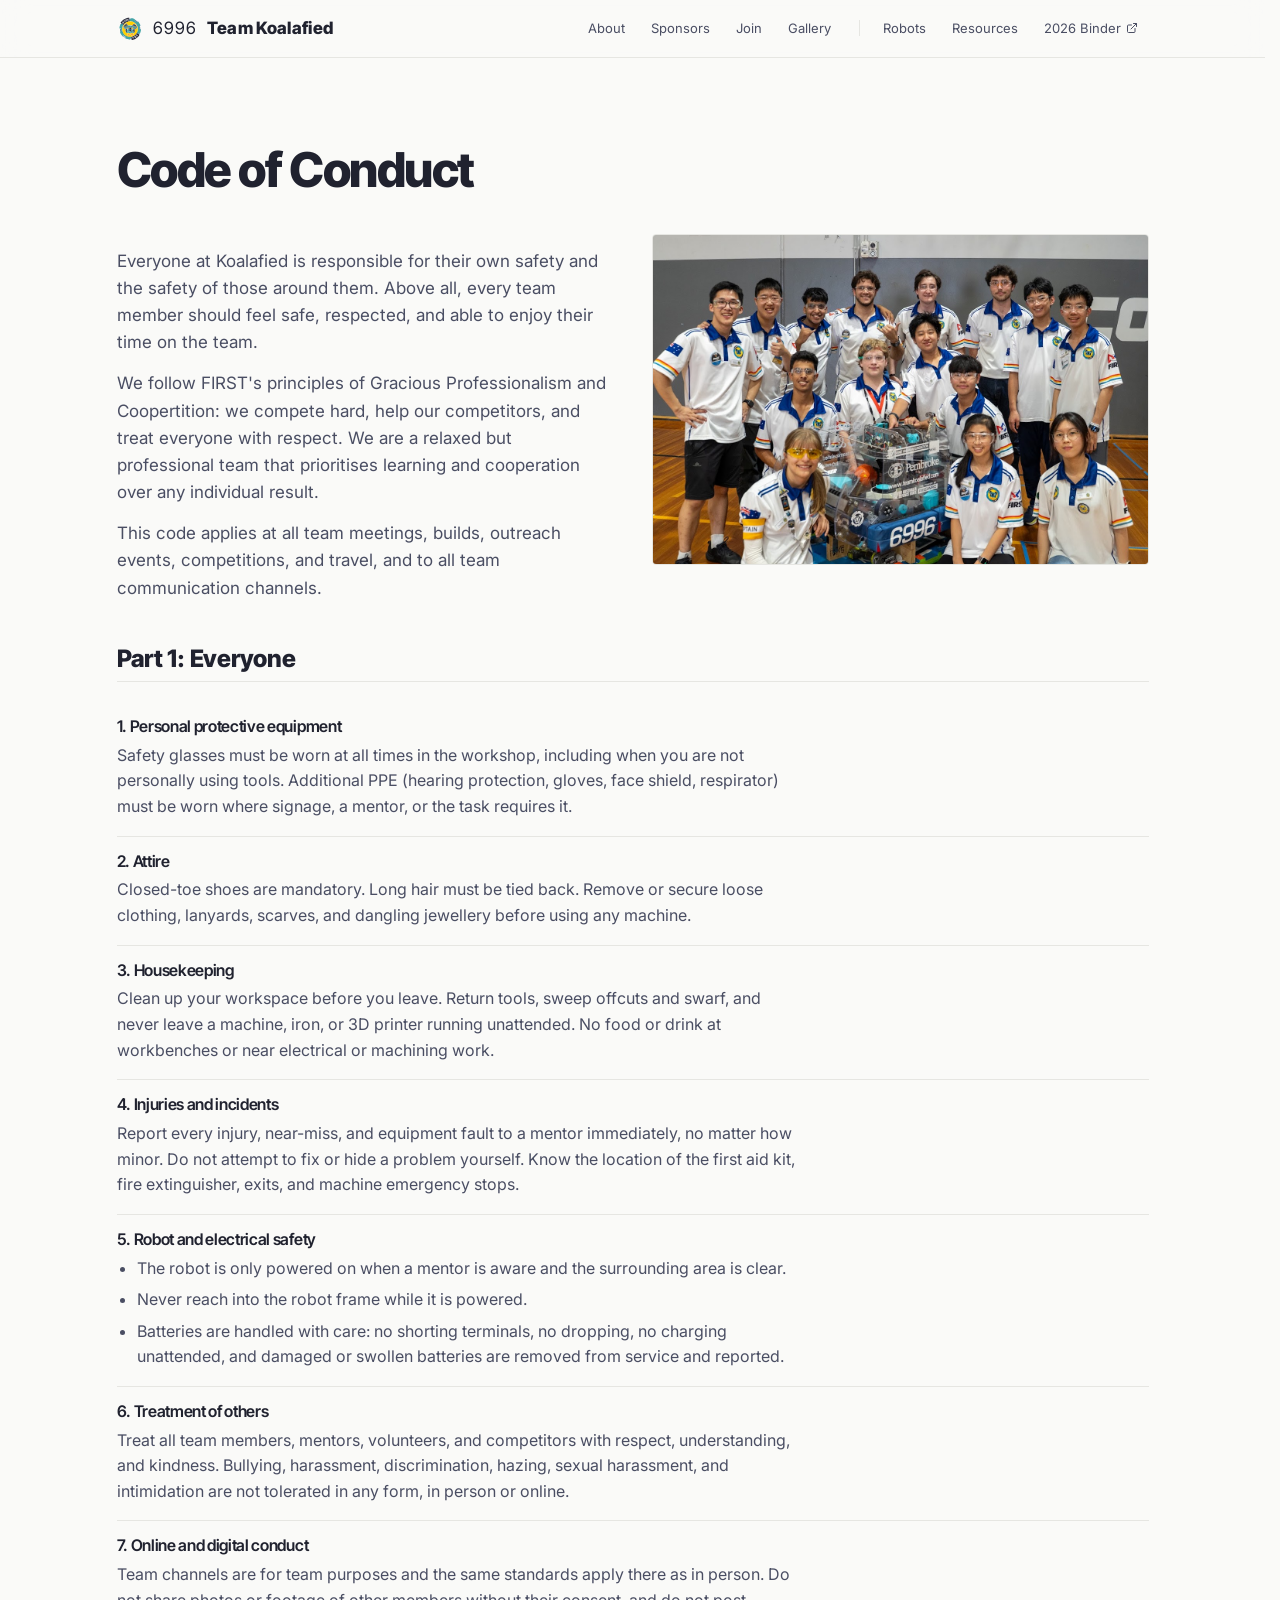
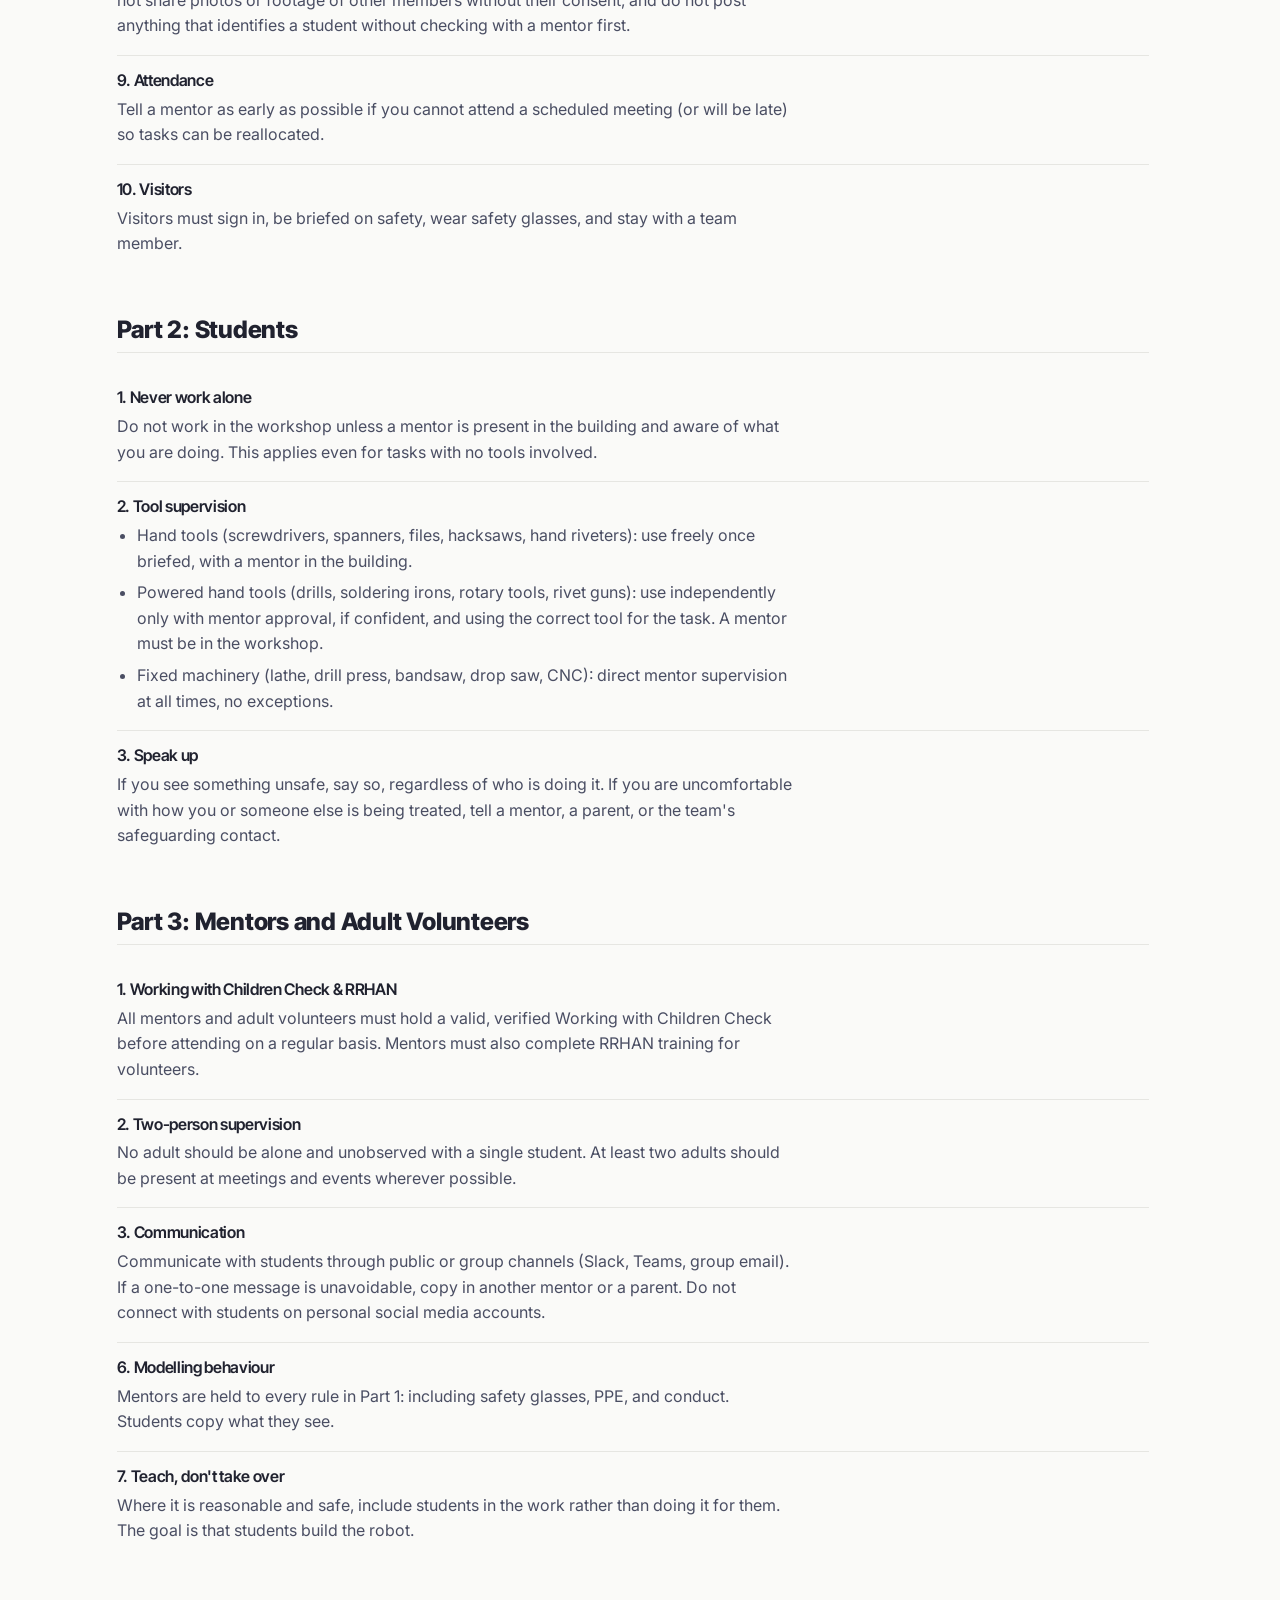
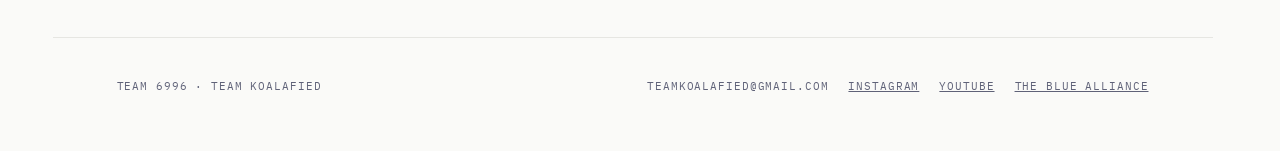
<file: conduct.html>
<!doctype html>
<html lang="en">
<head>
<meta charset="utf-8">
<meta name="viewport" content="width=device-width, initial-scale=1">
<title>Code of Conduct | Team Koalafied</title>
<meta name="description" content="Team 6996 Koalafied: code of conduct.">
<meta name="robots" content="noindex, nofollow">
<meta name="color-scheme" content="light">
<link rel="icon" href="assets/img/logo.svg" type="image/svg+xml">
<link rel="preconnect" href="https://fonts.googleapis.com">
<link rel="preconnect" href="https://fonts.gstatic.com" crossorigin>
<link rel="stylesheet" href="https://fonts.googleapis.com/css2?family=Inter+Tight:ital,wght@0,400;0,600;0,800;1,800&family=Inter:wght@400;500;600&family=IBM+Plex+Mono:wght@400;500;600&display=swap">
<link rel="stylesheet" href="assets/css/site.css">
</head>
<body>
  <a class="skip" href="#conduct-page">Skip to main content</a>

  <!-- Nav is injected here by site.js. The page content below is static —
       unlike the other standalone pages, it isn't sourced from content.js,
       since it's one-off prose nothing else reuses. -->
  <main id="conduct-page">
    <section class="sec" id="conduct-top" style="border-top:none;">
      <div class="wrap">
        <h1 class="sec-title">Code of Conduct</h1>

        <div class="sec-cols two">
          <div>
            <p class="sec-thesis">Everyone at Koalafied is responsible for their own safety and the safety of those around them. Above all, every team member should feel safe, respected, and able to enjoy their time on the team.</p>
            <p class="sec-thesis">We follow FIRST's principles of Gracious Professionalism and Coopertition: we compete hard, help our competitors, and treat everyone with respect. We are a relaxed but professional team that prioritises learning and cooperation over any individual result.</p>
            <p class="sec-thesis">This code applies at all team meetings, builds, outreach events, competitions, and travel, and to all team communication channels.</p>
          </div>
          <figure class="section-photo"><img src="assets/img/gallery-2026-scr-team-photo.jpg" alt="Team photo with the robot 'Lemon Launcher'" loading="lazy"></figure>
        </div>

        <h3 class="conduct-part-title" style="margin-top:clamp(28px,4vw,44px);">Part 1: Everyone</h3>
        <div class="conduct-list-group">
          <div class="conduct-item">
            <h4>1. Personal protective equipment</h4>
            <p>Safety glasses must be worn at all times in the workshop, including when you are not personally using tools. Additional PPE (hearing protection, gloves, face shield, respirator) must be worn where signage, a mentor, or the task requires it.</p>
          </div>
          <div class="conduct-item">
            <h4>2. Attire</h4>
            <p>Closed-toe shoes are mandatory. Long hair must be tied back. Remove or secure loose clothing, lanyards, scarves, and dangling jewellery before using any machine.</p>
          </div>
          <div class="conduct-item">
            <h4>3. Housekeeping</h4>
            <p>Clean up your workspace before you leave. Return tools, sweep offcuts and swarf, and never leave a machine, iron, or 3D printer running unattended. No food or drink at workbenches or near electrical or machining work.</p>
          </div>
          <div class="conduct-item">
            <h4>4. Injuries and incidents</h4>
            <p>Report every injury, near-miss, and equipment fault to a mentor immediately, no matter how minor. Do not attempt to fix or hide a problem yourself. Know the location of the first aid kit, fire extinguisher, exits, and machine emergency stops.</p>
          </div>
          <div class="conduct-item">
            <h4>5. Robot and electrical safety</h4>
            <ul class="conduct-list">
              <li>The robot is only powered on when a mentor is aware and the surrounding area is clear.</li>
              <li>Never reach into the robot frame while it is powered.</li>
              <li>Batteries are handled with care: no shorting terminals, no dropping, no charging unattended, and damaged or swollen batteries are removed from service and reported.</li>
            </ul>
          </div>
          <div class="conduct-item">
            <h4>6. Treatment of others</h4>
            <p>Treat all team members, mentors, volunteers, and competitors with respect, understanding, and kindness. Bullying, harassment, discrimination, hazing, sexual harassment, and intimidation are not tolerated in any form, in person or online.</p>
          </div>
          <div class="conduct-item">
            <h4>7. Online and digital conduct</h4>
            <p>Team channels are for team purposes and the same standards apply there as in person. Do not share photos or footage of other members without their consent, and do not post anything that identifies a student without checking with a mentor first.</p>
          </div>
          <div class="conduct-item">
            <h4>9. Attendance</h4>
            <p>Tell a mentor as early as possible if you cannot attend a scheduled meeting (or will be late) so tasks can be reallocated.</p>
          </div>
          <div class="conduct-item">
            <h4>10. Visitors</h4>
            <p>Visitors must sign in, be briefed on safety, wear safety glasses, and stay with a team member.</p>
          </div>
        </div>

        <h3 class="conduct-part-title" style="margin-top:clamp(28px,4vw,44px);">Part 2: Students</h3>
        <div class="conduct-list-group">
          <div class="conduct-item">
            <h4>1. Never work alone</h4>
            <p>Do not work in the workshop unless a mentor is present in the building and aware of what you are doing. This applies even for tasks with no tools involved.</p>
          </div>
          <div class="conduct-item">
            <h4>2. Tool supervision</h4>
            <ul class="conduct-list">
              <li>Hand tools (screwdrivers, spanners, files, hacksaws, hand riveters): use freely once briefed, with a mentor in the building.</li>
              <li>Powered hand tools (drills, soldering irons, rotary tools, rivet guns): use independently only with mentor approval, if confident, and using the correct tool for the task. A mentor must be in the workshop.</li>
              <li>Fixed machinery (lathe, drill press, bandsaw, drop saw, CNC): direct mentor supervision at all times, no exceptions.</li>
            </ul>
          </div>
          <div class="conduct-item">
            <h4>3. Speak up</h4>
            <p>If you see something unsafe, say so, regardless of who is doing it. If you are uncomfortable with how you or someone else is being treated, tell a mentor, a parent, or the team's safeguarding contact.</p>
          </div>
        </div>

        <h3 class="conduct-part-title" style="margin-top:clamp(28px,4vw,44px);">Part 3: Mentors and Adult Volunteers</h3>
        <div class="conduct-list-group">
          <div class="conduct-item">
            <h4>1. Working with Children Check &amp; RRHAN</h4>
            <p>All mentors and adult volunteers must hold a valid, verified Working with Children Check before attending on a regular basis. Mentors must also complete RRHAN training for volunteers.</p>
          </div>
          <div class="conduct-item">
            <h4>2. Two-person supervision</h4>
            <p>No adult should be alone and unobserved with a single student. At least two adults should be present at meetings and events wherever possible.</p>
          </div>
          <div class="conduct-item">
            <h4>3. Communication</h4>
            <p>Communicate with students through public or group channels (Slack, Teams, group email). If a one-to-one message is unavoidable, copy in another mentor or a parent. Do not connect with students on personal social media accounts.</p>
          </div>
          <div class="conduct-item">
            <h4>6. Modelling behaviour</h4>
            <p>Mentors are held to every rule in Part 1: including safety glasses, PPE, and conduct. Students copy what they see.</p>
          </div>
          <div class="conduct-item">
            <h4>7. Teach, don't take over</h4>
            <p>Where it is reasonable and safe, include students in the work rather than doing it for them. The goal is that students build the robot.</p>
          </div>
        </div>
      </div>
    </section>
  </main>
  <footer class="foot wrap" id="foot"></footer>

  <script src="content.js"></script>
  <script src="assets/js/site.js"></script>
</body>
</html>
</file>
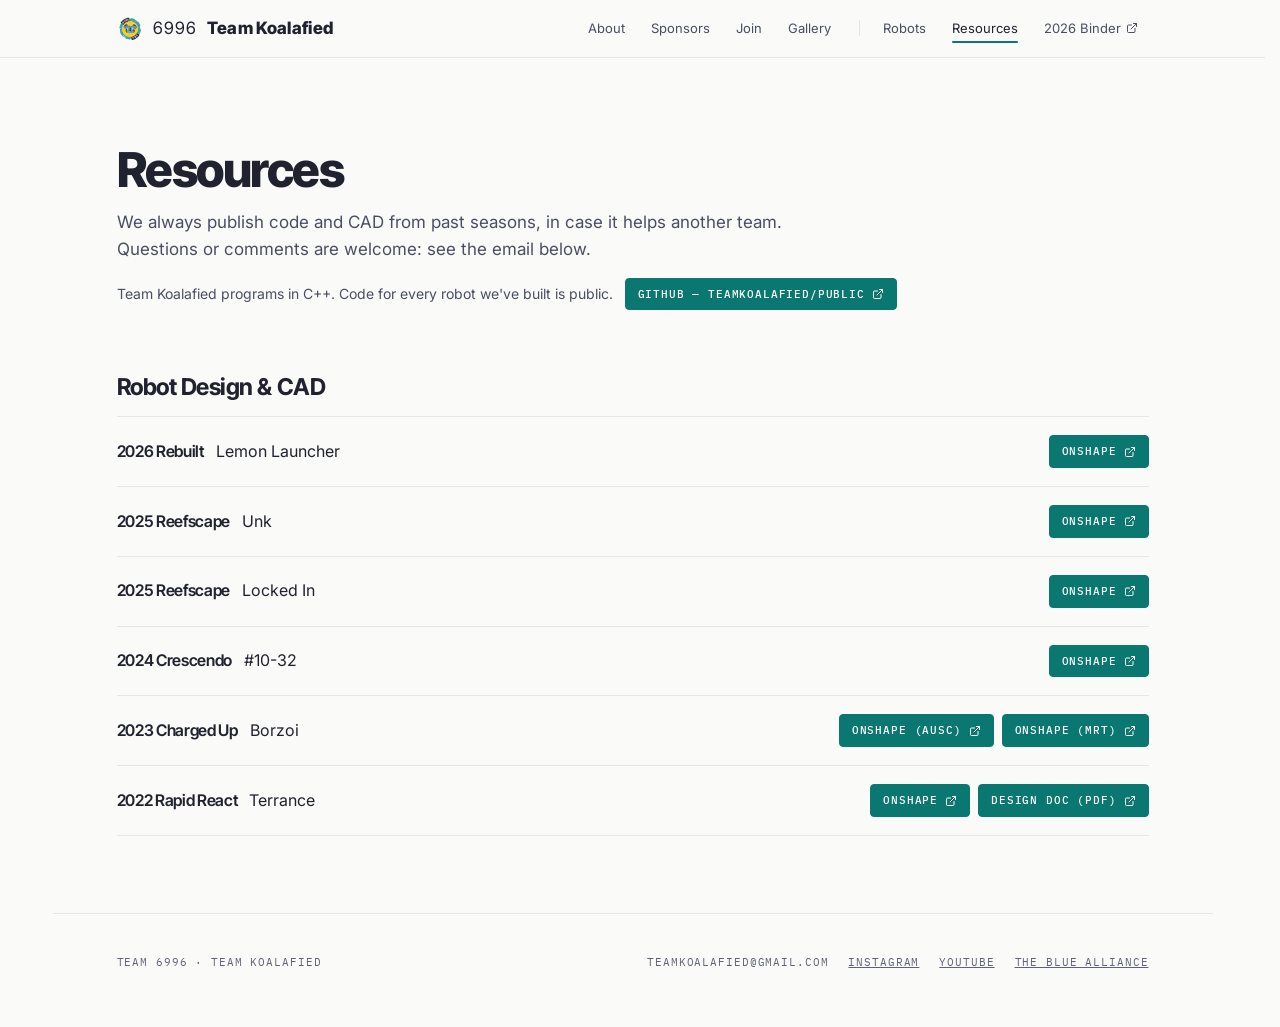
<file: resources.html>
<!doctype html>
<html lang="en">
<head>
<meta charset="utf-8">
<meta name="viewport" content="width=device-width, initial-scale=1">
<title>Resources | Team Koalafied</title>
<meta name="description" content="Team 6996 Koalafied: open-source code and CAD from past seasons.">
<meta name="color-scheme" content="light">
<link rel="icon" href="assets/img/logo.svg" type="image/svg+xml">
<link rel="preconnect" href="https://fonts.googleapis.com">
<link rel="preconnect" href="https://fonts.gstatic.com" crossorigin>
<link rel="stylesheet" href="https://fonts.googleapis.com/css2?family=Inter+Tight:ital,wght@0,400;0,600;0,800;1,800&family=Inter:wght@400;500;600&family=IBM+Plex+Mono:wght@400;500;600&display=swap">
<link rel="stylesheet" href="assets/css/site.css">
</head>
<body>
  <a class="skip" href="#resources-page">Skip to main content</a>

  <!-- Nav is injected here by site.js -->
  <main id="resources-page"></main>
  <footer class="foot wrap" id="foot"></footer>

  <script src="content.js"></script>
  <script src="assets/js/site.js"></script>
</body>
</html>
</file>
<file: assets/css/site.css>
/* ============================================================
   Team Koalafied — site stylesheet
   Same token system as the season technical binder (see
   ../eh/assets/css/binder.css and ../koalafied-design-system) —
   edit tokens in :root, everything else derives from them.
   ============================================================ */

/* ---- 1. Tokens ------------------------------------------- */

:root {
  --paper:    #fafaf8;
  --panel:    #ffffff;
  --ink:      #20222f;
  --ink-2:    #4a4e63;
  --ink-3:    #5f6278;
  --rule:     #e6e6e2;
  --rule-2:   #eeeeeb;
  --accent:   #0a7770;          /* team teal — swap to re-theme the whole site */
  --accent-soft: color-mix(in srgb, var(--accent) 14%, transparent);
  --accent-2: #204a72;          /* team navy — secondary accent, used sparingly */
  --accent-3: #b8420e;          /* team orange — metadata/tag labels only */
  --pop:      #44a5a7;          /* highlighting stuff */
  --pop-ink:  #3a2c05;
  --warn:     #b73528;
  --special:  #f0b90b;          /* highlights for important stand out stuff */
  --gold:     #9a6c00;          /* wins and awards — --special, darkened enough to read on paper */

  
  --font-display: "Inter Tight", "Helvetica Neue", Arial, sans-serif;
  --font-body:    "Inter", "Helvetica Neue", Arial, sans-serif;
  --font-mono:    "IBM Plex Mono", ui-monospace, SFMono-Regular, Menlo, monospace;

  --measure: 68ch;
  --gutter: clamp(20px, 5vw, 72px);
  --nav-h: 58px;

  color-scheme: light;
}

/* ---- 2. Reset -------------------------------------------- */

*, *::before, *::after { box-sizing: border-box; }
/* scrollbar-gutter: with always-visible scrollbars, a page too short to
   scroll would otherwise be wider than one that scrolls, and the centered
   nav would jump sideways between them. */
html { -webkit-text-size-adjust: 100%; scroll-behavior: smooth; scroll-padding-top: calc(var(--nav-h) + 16px); scrollbar-gutter: stable; }
@media (prefers-reduced-motion: reduce) { html { scroll-behavior: auto; } }

body {
  margin: 0;
  background: var(--paper);
  color: var(--ink);
  font-family: var(--font-body);
  font-size: 16px;
  line-height: 1.6;
  -webkit-font-smoothing: antialiased;
}

img { max-width: 100%; display: block; }
a { color: inherit; }
button { font: inherit; color: inherit; }
h1, h2, h3, h4 { margin: 0; font-family: var(--font-display); font-weight: 600; letter-spacing: -0.02em; line-height: 1.05; }
p { margin: 0; }
ul { margin: 0; padding: 0; list-style: none; }
::selection { background: var(--pop); color: var(--pop-ink); }
:focus-visible { outline: 2px solid var(--accent); outline-offset: 3px; border-radius: 2px; }

.skip {
  position: absolute; left: -9999px; top: 0; z-index: 200;
  background: var(--ink); color: var(--paper); padding: 10px 16px;
  font-family: var(--font-mono); font-size: 12px;
}
.skip:focus { left: 8px; top: 8px; }

.wrap { max-width: 1160px; margin: 0 auto; padding-inline: var(--gutter); }

.eyebrow {
  font-family: var(--font-mono); font-size: 11px; font-weight: 500;
  letter-spacing: 0.16em; text-transform: uppercase; color: var(--accent);
}
.muted { color: var(--ink-2); }
code {
  font-family: var(--font-mono); font-size: 0.88em;
  background: var(--rule-2); padding: 0.1em 0.36em; border-radius: 3px;
}

/* ---- 3. Navigation ----------------------------------------- */

.nav {
  position: sticky; top: 0; z-index: 100;
  height: var(--nav-h);
  background: color-mix(in srgb, var(--paper) 86%, transparent);
  backdrop-filter: saturate(180%) blur(14px);
  -webkit-backdrop-filter: saturate(180%) blur(14px);
  border-bottom: 1px solid var(--rule);
}
.nav-in { height: 100%; display: flex; align-items: center; gap: 24px; }
.wordmark { display: flex; align-items: baseline; gap: 10px; text-decoration: none; flex: none; }
.wordmark-mark { width: 26px; height: 26px; align-self: center; flex: none; }
.wordmark-a { font-family: var(--font-display); font-weight: 400; font-size: 17px; letter-spacing: 0.06em; }
.wordmark-b { font-family: var(--font-display); font-weight: 800; font-size: 17px; letter-spacing: 0.02em; }

.nav-links { display: flex; gap: 4px; margin-left: auto; }
.nav-links a {
  position: relative;
  font-size: 13px; text-decoration: none; color: var(--ink-2);
  padding: 6px 11px; border-radius: 4px; transition: color .15s, background .15s;
  white-space: nowrap;
}
.nav-links a:hover { color: var(--ink); background: var(--rule-2); }
.nav-links a.is-active { color: var(--ink); }
/* Positioned, so it takes no space: as a block in the flow it made the
   active link taller (every link jumped up while scrolling the home page)
   or wider (the whole row slid sideways on Robots and Resources). */
.nav-links a.is-active::after {
  content: ""; position: absolute; left: 11px; right: 11px; bottom: 2px;
  height: 1.5px; background: var(--accent); border-radius: 2px;
}

/* Resources (a separate page) and any external link (like the current
   binder) aren't scroll-to anchors like their siblings, so they get no
   ::after underline. A rule before the first of them groups the anchors
   apart — nav-group-start, not repeated per item so two in a row don't
   get a double rule. External links also get a small corner-arrow, same
   idea as the binder site's external CAD link, to show they leave the site;
   Resources is an internal page jump, so it carries no icon. */
.nav-links a.nav-page {
  display: inline-flex; align-items: center; gap: 5px;
}
.nav-links a.nav-page svg { width: 12px; height: 12px; flex: none; }
.nav-links a.nav-group-start {
  /* A border-left glued to this element's own box can only ever hug one
     side of the gap (border sits right against padding in the box
     model), which put the rule hard against Resources rather than
     centered between it and Gallery. Drawing it as an absolutely
     positioned line at the midpoint of margin-left splits the gap evenly
     instead, while this button's own padding stays the same 11px/11px as
     every other nav link (so its hover highlight is symmetric too). */
  position: relative;
  margin-left: 26px;
}
.nav-links a.nav-group-start::before {
  content: "";
  position: absolute; top: 50%; left: -13px;
  width: 1px; height: 16px;
  background: var(--rule);
  transform: translateY(-50%);
}

.nav-toggle {
  display: none;
  margin-left: auto;
  align-items: center; justify-content: center;
  width: 36px; height: 36px;
  background: none; border: 1px solid transparent; border-radius: 6px;
  color: var(--ink);
  cursor: pointer;
}
.nav-toggle:hover { background: var(--rule-2); }

@media (max-width: 720px) {
  .nav-toggle { display: flex; }

  .nav-links {
    margin-left: 0;
    position: absolute; top: 100%; left: 0; right: 0;
    flex-direction: column; gap: 0;
    background: var(--panel);
    border-bottom: 1px solid var(--rule);
    box-shadow: 0 12px 24px -12px rgba(0, 0, 0, 0.18);
    max-height: 0; overflow: hidden;
    opacity: 0;
    transition: max-height .2s ease, opacity .15s ease;
  }
  .nav-links.is-open { max-height: 60vh; opacity: 1; overflow-y: auto; }
  .nav-links a {
    padding: 14px var(--gutter);
    border-radius: 0;
    border-bottom: 1px solid var(--rule-2);
  }
  .nav-links a.is-active::after { display: none; }
  .nav-links a.nav-group-start { margin-left: 0; }
  .nav-links a.nav-group-start::before { display: none; }
}

/* ---- 4. Hero ------------------------------------------------ */

/* Full-bleed photo behind the title, scrimmed for legibility — the one
   deliberately dark, photo-led moment on an otherwise light, typographic
   site. Text colors here are hardcoded against the photo rather than
   pulled from the light-mode ink tokens, since they're never meant to
   apply anywhere else. */
.hero { position: relative; padding: 0; overflow: hidden; }
.hero-bg { position: relative; width: 100%; height: clamp(480px, 64vw, 660px); }
.hero-bg img {
  width: 100%; height: 100%; object-fit: cover; object-position: 50% 70%;
  display: block;
}
.hero-scrim {
  position: absolute; inset: 0;
  background:
    linear-gradient(to top, rgba(6,8,12,.96) 0%, rgba(6,8,12,.82) 28%, rgba(6,8,12,.42) 58%, rgba(6,8,12,.14) 100%),
    linear-gradient(to right, rgba(6,8,12,.4) 0%, rgba(6,8,12,0) 60%);
}
.hero-content {
  position: absolute; left: 0; right: 0; bottom: 0;
  padding-bottom: clamp(28px, 5vw, 56px);
}
.hero-meta { max-width: 640px; }
.hero-content .eyebrow { color: #8fe0d6; }
.hero-title {
  font-size: clamp(2.6rem, 8vw, 5.6rem);
  font-weight: 800; letter-spacing: -0.04em; line-height: 0.96;
  margin: 14px 0 0; font-style: italic; color: #fff;
}
.hero-sub {
  max-width: 52ch; margin: 20px 0 0;
  color: rgba(255,255,255,.86); font-size: clamp(15px, 1.6vw, 18px);
}
.hero-cta { display: flex; gap: 12px; margin-top: 28px; flex-wrap: wrap; }
.btn {
  display: inline-flex; align-items: center; gap: 8px;
  font-family: var(--font-mono); font-size: 12px; font-weight: 500;
  letter-spacing: .08em; text-transform: uppercase; text-decoration: none;
  padding: 12px 20px; border-radius: 4px; border: 1px solid transparent;
  transition: opacity .15s, border-color .15s, background .15s;
}
.btn-primary { background: var(--accent); color: #fff; }
.btn-primary:hover { opacity: .88; }
.hero-content .btn-ghost { border-color: rgba(255,255,255,.5); color: #fff; }
.hero-content .btn-ghost:hover { border-color: #fff; background: rgba(255,255,255,.1); }
.btn-ghost { border-color: var(--rule); color: var(--ink); }
.btn-ghost:hover { border-color: var(--accent); color: var(--accent); }

/* ---- 5. Sections --------------------------------------------- */

.sec { padding: clamp(40px, 6vw, 80px) 0; border-top: 1px solid var(--rule); }
.sec-title { font-size: clamp(1.9rem, 4.5vw, 3rem); font-weight: 800; letter-spacing: -0.03em; margin: 10px 0 0; }
.sec-thesis { margin-top: 14px; font-size: clamp(15px, 1.6vw, 17px); color: var(--ink-2); max-width: var(--measure); }
/* A heading for a part of a section (About's competitions, Join's areas,
   Resources' CAD list) — clearly a step below .sec-title, but real type
   you can find at a glance rather than a tiny spaced-out caption. */
.sub-title {
  margin-top: clamp(44px, 6vw, 64px);
  font-size: clamp(1.2rem, 2.1vw, 1.45rem); font-weight: 700; letter-spacing: -0.02em; line-height: 1.2;
}

.sec-cols { display: grid; grid-template-columns: 1fr; gap: clamp(20px, 3vw, 40px); margin-top: clamp(24px, 3vw, 40px); }
@media (min-width: 780px) { .sec-cols.two { grid-template-columns: 1fr 1fr; } }
/* About and Join open with a two-column row (intro text + photo) instead
   of the usual full-width title/thesis — no extra top margin needed since
   it's the section's first element, not a follow-up row. */
.wrap > .sec-cols:first-child { margin-top: 0; }

/* Accent photo beside a section's intro text (About, Join). A fixed,
   fairly wide aspect ratio keeps group/action shots readable — letting it
   stretch to match the text column's (variable, often taller) height
   forced a much narrower effective crop and cut people out of frame.
   align-self keeps it pinned to its own height instead of stretching.
   Distinct from the Gallery's .pgrid photos, which are for
   browsing many photos, not a single accent. */
.section-photo {
  margin: 0; border: 1px solid var(--rule); border-radius: 4px; overflow: hidden;
  aspect-ratio: 3 / 2; background: var(--rule-2); align-self: start;
}
.section-photo img { width: 100%; height: 100%; object-fit: cover; display: block; }
#site .section-photo img { cursor: zoom-in; } /* opens in the lightbox — home page only */

/* ---- 6. Icon list (Join areas) ---------------------------------- */

/* A ruled list in two columns (see blockIconList in site.js). The icon
   hangs in its own narrow column so every title and description shares
   one left edge; the closing note lines up with them too. */
.icon-list {
  display: grid; grid-template-columns: 1fr; column-gap: clamp(32px, 5vw, 64px);
  margin: 18px 0 0; padding: 0; list-style: none;
}
@media (min-width: 720px) { .icon-list { grid-template-columns: 1fr 1fr; } }
.icon-item {
  display: grid; grid-template-columns: 3.25rem minmax(0, 1fr);
  align-content: start; /* items in a row share a height; keep the extra below, not between title and text */
  padding: 20px 0 22px; border-top: 1px solid var(--rule);
}
.icon-item-icon {
  grid-row: 1 / span 2; grid-column: 1;
  display: grid; place-items: center; width: 36px; height: 36px; margin-top: -4px;
  border-radius: 4px; background: var(--accent-soft); color: var(--accent);
}
.icon-item-icon svg { width: 20px; height: 20px; stroke-width: 1.75; }
.icon-item h4 { grid-column: 2; font-size: clamp(17px, 1.7vw, 19px); font-weight: 600; letter-spacing: -0.015em; line-height: 1.5rem; }
.icon-item p { grid-column: 2; margin-top: 4px; max-width: 46ch; font-size: 14.5px; line-height: 1.55; color: var(--ink-2); }
.icon-note {
  padding: 20px 0 0 3.25rem; border-top: 1px solid var(--rule);
  color: var(--ink-2); font-style: italic;
}

/* ---- 6.1 Link buttons --------------------------------------------- */

.card-links { display: flex; flex-direction: column; gap: 6px; margin-top: 12px; }
.card-go {
  display: inline-flex; align-items: center; gap: 7px;
  font-family: var(--font-mono); font-size: 10.5px; font-weight: 500; letter-spacing: .08em;
  text-transform: uppercase; text-decoration: none; color: #fff;
  padding: 7px 12px; border: 1px solid var(--accent); border-radius: 4px;
  background: var(--accent); transition: opacity .15s;
}
.card-go:hover { opacity: .88; }

/* Code link (Resources page) — one repo, so it's a single line under the
   thesis rather than its own section. */
.resources-code-line {
  margin-top: 14px; display: flex; align-items: center; gap: 12px;
  flex-wrap: wrap; font-size: 14px; color: var(--ink-2);
}

/* CAD seasons (Resources page) — a row per season rather than a card grid:
   the entries are too sparse (one line + 1-2 links) to justify cards, and
   an odd count of them left a ragged, gappy last grid row. */
.cad-list { margin-top: 14px; border-top: 1px solid var(--rule); }
.cad-row {
  display: flex; align-items: center; justify-content: space-between;
  gap: 8px 32px; flex-wrap: wrap; padding: 18px 0; border-bottom: 1px solid var(--rule);
}
.cad-row-info { display: flex; align-items: baseline; gap: 12px; flex-wrap: wrap; }
.cad-row-info h4 { font-size: 16px; font-weight: 600; }
.cad-row-links.card-links { flex-direction: row; flex-wrap: wrap; gap: 8px; margin-top: 0; }
@media (max-width: 640px) {
  .cad-row { flex-direction: column; align-items: flex-start; gap: 10px; }
}

/* Code of conduct page — numbered items, each a heading plus either a
   paragraph or a bullet list (Robot safety, Tool supervision). */
.conduct-part-title {
  font-size: clamp(1.2rem, 2.4vw, 1.5rem); font-weight: 800; letter-spacing: -0.01em;
  color: var(--ink); padding-bottom: 10px; border-bottom: 1px solid var(--rule);
}
.conduct-list-group { margin-top: clamp(14px, 2vw, 20px); }
.conduct-item { padding: 16px 0; border-bottom: 1px solid var(--rule); }
.conduct-item:last-child { border-bottom: none; }
.conduct-item h4 { font-size: 16px; font-weight: 600; }
.conduct-item p { margin-top: 8px; color: var(--ink-2); line-height: 1.6; max-width: var(--measure); }
.conduct-item .conduct-list { margin-top: 8px; padding-left: 20px; max-width: var(--measure); }
.conduct-item .conduct-list li { list-style: disc; color: var(--ink-2); line-height: 1.6; margin-top: 6px; }
.conduct-item .conduct-list li:first-child { margin-top: 0; }

/* ---- 6.5 Results table (About's Recent Competitions, each robot) --- */

/* One plain table, same columns everywhere (see blockResults in site.js):
   Event, Finish, Awards & honours, Qualifying rank. Only rules between
   rows — no boxes or tags. */
.results { margin-top: 16px; }
.results table { width: 100%; border-collapse: collapse; font-size: 14.5px; line-height: 1.45; }
.results th {
  padding: 0 20px 10px 0; text-align: left; white-space: nowrap;
  font-size: 13px; font-weight: 500; color: var(--ink-3); border-bottom: 1px solid var(--rule);
}
.results td { padding: 14px 20px 14px 0; vertical-align: top; border-bottom: 1px solid var(--rule); }
.results th:last-child, .results td:last-child { padding-right: 0; }
.results th:nth-child(1) { width: 40%; }
.results th:nth-child(2) { width: 15%; }
.results th:nth-child(4) { width: 12%; }
.res-event strong, .res-finish strong { display: block; font-weight: 600; color: var(--ink); }
.res-event span, .res-finish span:not(.res-none) { display: block; margin-top: 2px; font-size: 13.5px; color: var(--ink-3); }
.is-win .res-finish strong { color: var(--gold); }
.res-award { display: flex; align-items: flex-start; gap: 8px; color: var(--ink); }
.res-award + .res-award { margin-top: 6px; }
.res-award svg { width: 15px; height: 15px; flex: none; margin-top: 2px; color: var(--gold); }
.res-award--qualified svg { color: var(--accent); }
.res-rank { color: var(--ink-2); }

/* Alliance partners: a second row under the event, set apart in a soft
   grey strip so it reads as "who we played with" rather than more results.
   Each partner links to its season on The Blue Alliance. */
.results tr.has-alliance td { padding-bottom: 10px; border-bottom: 0; }
.res-alliance td { padding-top: 0; }
.res-alliance-in {
  display: flex; flex-wrap: wrap; align-items: center; gap: 8px 16px;
  padding: 8px 14px; border-radius: 8px; background: var(--rule-2);
  font-size: 13.5px; color: var(--ink-3);
}
.res-alliance-label { padding-right: 16px; border-right: 1px solid var(--rule); font-weight: 600; color: var(--ink-2); }
.res-alliance ul { display: flex; flex-wrap: wrap; gap: 8px 18px; margin: 0; padding: 0; list-style: none; }
.team { display: inline-flex; align-items: center; gap: 8px; color: inherit; text-decoration: none; }
a.team:hover .team-label { color: var(--ink); text-decoration: underline; text-underline-offset: 3px; }
.team-label b { font-weight: 600; color: var(--ink-2); }

/* Every partner is a circle. A full-picture avatar is cropped to fill it;
   a see-through logo gets a dark or white backdrop from wireTeamAvatars,
   with a little room so it isn't clipped. Initials use the white circle. */
.team-avatar {
  display: grid; place-items: center; flex: none; overflow: hidden;
  width: 28px; height: 28px; border-radius: 50%;
  box-shadow: 0 0 0 1px rgba(32, 34, 47, .14); /* keeps white-backed logos from melting into the strip */
}
.team-avatar img { width: 100%; height: 100%; object-fit: cover; }
.team-avatar--on-dark { background: var(--ink); }
.team-avatar--on-light, .team-avatar--none { background: #fff; }
.team-avatar--on-dark img, .team-avatar--on-light img { width: 80%; height: 80%; }
.team-avatar--none { font-size: 9.5px; font-weight: 700; letter-spacing: .02em; line-height: 1; color: var(--ink-3); }

/* Phones: each row becomes a short stack — event, finish, awards, rank. */
@media (max-width: 699px) {
  .results thead { display: none; }
  .results tr { display: flex; flex-direction: column; gap: 6px; padding: 14px 0; border-bottom: 1px solid var(--rule); }
  .results tr:first-child { border-top: 1px solid var(--rule); }
  .results tr.has-alliance { padding-bottom: 10px; border-bottom: 0; }
  .res-alliance-label { flex-basis: 100%; padding-right: 0; border-right: 0; }
  .results td, .results tr.has-alliance td, .res-alliance td { padding: 0; border: 0; }
  .res-empty { display: none; }
  .res-rank { font-size: 13.5px; color: var(--ink-3); }
  .res-rank::before { content: "Qualifying rank "; }
}

/* ---- 6.6 Robots page timeline -------------------------------------- */

/* A vertical line with each robot's year on it, newest first (see
   renderRobots in site.js). Each stop: photo beside name, summary and
   links, then the results table underneath. */
.timeline { position: relative; margin: clamp(36px, 5vw, 64px) 0 0; padding: 0; list-style: none; }
.timeline::before { content: ""; position: absolute; top: 12px; bottom: 0; left: 7px; width: 2px; background: var(--rule); }
.tl-item { position: relative; padding: 0 0 clamp(56px, 7vw, 96px) 40px; }
.tl-item:last-child { padding-bottom: 0; }
.tl-item::before {
  content: ""; position: absolute; top: 6px; left: 0;
  width: 16px; height: 16px; border-radius: 50%;
  background: var(--paper); border: 3px solid var(--accent);
}
.tl-year { margin-bottom: 14px; font-family: var(--font-display); font-size: 1.35rem; font-weight: 800; letter-spacing: -0.02em; line-height: 1.2; }
@media (min-width: 900px) {
  .timeline::before { left: 127px; }
  .tl-item { display: grid; grid-template-columns: 128px minmax(0, 1fr); padding-left: 0; }
  .tl-item::before { left: 120px; }
  .tl-year { margin: 0; padding-right: 32px; text-align: right; }
  .tl-body { padding-left: 44px; }
}
.tl-main { display: grid; grid-template-columns: minmax(0, 1fr); gap: 24px; }
@media (min-width: 900px) { .tl-main { grid-template-columns: minmax(0, 1.3fr) minmax(0, 1fr); gap: 40px; align-items: start; } }
.tl-name { font-size: clamp(1.7rem, 3vw, 2.3rem); font-weight: 800; letter-spacing: -0.03em; line-height: 1.1; }
.tl-sub { margin-top: 6px; font-size: 15px; color: var(--ink-3); }
.tl-summary { margin-top: 16px; max-width: 52ch; font-size: 16px; line-height: 1.65; color: var(--ink-2); }
.tl-links { display: flex; flex-wrap: wrap; gap: 8px 20px; margin-top: 18px; }
.tl-link { display: inline-flex; align-items: center; gap: 5px; font-size: 14.5px; font-weight: 500; color: var(--accent); text-decoration: none; }
.tl-link:hover { text-decoration: underline; text-underline-offset: 3px; }
.tl-body .results { margin-top: 32px; }

/* ---- 7.1 Photo grid (home Gallery) ------------------------------- */

/* Rows of 2 or 3 photos (see blockPhotoGrid in site.js). Each photo's
   flex-grow and aspect-ratio are both its real width/height ratio (--r,
   set once loaded), which makes every photo in a row the same height with
   the row exactly filled — nothing is cropped. 1.5 is the stand-in until
   the image arrives. */
.pgrid { display: flex; flex-direction: column; gap: 22px; margin-top: clamp(24px, 3vw, 36px); }
.pgrid-row { display: flex; gap: 12px; align-items: flex-start; }
.pgrid-item { flex: var(--r, 1.5) 1 0; min-width: 0; margin: 0; }
.pgrid-link {
  display: block; aspect-ratio: var(--r, 1.5); overflow: hidden;
  border-radius: 3px; background: var(--rule-2); cursor: zoom-in;
}
.pgrid-link img { width: 100%; height: 100%; object-fit: cover; transition: transform .6s cubic-bezier(.2, .7, .2, 1); }
.pgrid-link:hover img { transform: scale(1.025); }
.pgrid-cap { margin-top: 10px; font-size: 13.5px; line-height: 1.4; color: var(--ink-2); }
@media (prefers-reduced-motion: reduce) { .pgrid-link img { transition: none; } }
/* Too narrow for side-by-side photos to stay legible: one per line. */
@media (max-width: 600px) {
  .pgrid-row { display: contents; }
  .pgrid-item { flex: none; }
}
/* A lone photo would otherwise fill the whole width at full height. */
.pgrid-row:only-child .pgrid-item { max-width: 760px; }

/* ---- 7.2 Photo slideshow (Robots page) ------------------------------ */

/* See blockPhotoStage / wirePhotoStages. A fixed 4:3 frame, so switching
   photos never moves the page. The photo is always shown whole; the space
   around a photo of a different shape is filled by a blurred, enlarged
   copy of the same photo. Controls sit on top of the photo. */
.pstage-frame {
  position: relative; isolation: isolate; overflow: hidden;
  aspect-ratio: 4 / 3; border-radius: 8px; background: var(--rule-2);
  touch-action: pan-y pinch-zoom; /* leaves sideways swipes to the slideshow */
}
.pstage-ambient {
  position: absolute; inset: 0; z-index: -1; width: 100%; height: 100%;
  object-fit: cover; transform: scale(1.25); filter: blur(30px) saturate(1.2) brightness(.92);
}
.pstage-main { position: absolute; inset: 0; display: block; width: 100%; height: 100%; padding: 0; border: 0; background: none; cursor: zoom-in; }
.pstage-photo { width: 100%; height: 100%; object-fit: contain; transition: opacity .18s ease; }
.pstage-frame.is-changing .pstage-photo { opacity: 0; }
@media (prefers-reduced-motion: reduce) { .pstage-photo { transition: none; } }

.pstage-nav, .pstage-expand, .pstage-count { position: absolute; z-index: 2; }
.pstage-nav {
  top: 50%; transform: translateY(-50%);
  display: grid; place-items: center; width: 40px; height: 40px; padding: 0;
  border: 0; border-radius: 50%; background: rgba(255, 255, 255, .9); color: var(--ink);
  box-shadow: 0 4px 16px rgba(0, 0, 0, .2); cursor: pointer;
  opacity: 0; transition: opacity .2s, background .15s;
}
.pstage-nav:hover { background: #fff; }
.pstage-prev { left: 12px; }
.pstage-next { right: 12px; }
.pstage-expand {
  top: 12px; right: 12px; display: grid; place-items: center; width: 32px; height: 32px;
  border-radius: 50%; background: rgba(20, 22, 30, .55); color: #fff;
  pointer-events: none; opacity: 0; transition: opacity .2s;
}
.pstage-count {
  right: 12px; bottom: 12px; padding: 3px 10px; border-radius: 999px;
  background: rgba(20, 22, 30, .6); color: #fff;
  font-size: 12px; font-weight: 500; font-variant-numeric: tabular-nums; pointer-events: none;
}
/* Controls appear on hover or keyboard focus; always on for touch screens. */
.pstage-frame:hover .pstage-nav, .pstage-frame:hover .pstage-expand,
.pstage-frame:focus-within .pstage-nav { opacity: 1; }
@media (hover: none) { .pstage-nav { opacity: 1; } }

/* Thumbnail strip: every thumbnail keeps its photo's own shape. */
.pstage-thumbs { display: flex; gap: 8px; margin: 6px -4px 0; padding: 4px; overflow-x: auto; scrollbar-width: none; }
.pstage-thumbs::-webkit-scrollbar { display: none; }
.pstage-thumb {
  flex: none; min-width: 40px; height: 56px; padding: 0; border: 0; border-radius: 4px;
  overflow: hidden; background: var(--rule-2); cursor: pointer;
  opacity: .55; transition: opacity .15s, box-shadow .15s;
}
.pstage-thumb img { width: auto; height: 100%; }
.pstage-thumb:hover { opacity: .85; }
.pstage-thumb[aria-pressed="true"] { opacity: 1; box-shadow: 0 0 0 2px var(--paper), 0 0 0 4px var(--accent); }

/* ---- 8. Sponsors ------------------------------------------------ */

/* Two sponsor moments: a quiet banner strip right under the hero (small
   logos, small label), and the fuller "thank you" section further down the
   page (bigger logos, labelled). Both share .sponsor-logo for filter/
   hover behavior; size is set per-container below. */
.sponsor-banner { border-top: 1px solid var(--rule); padding: 24px 0; }
.sponsor-banner-label { text-align: center; font-family: var(--font-mono); font-size: 11px; letter-spacing: .04em; color: var(--ink-3); margin-bottom: 12px; }
.sponsor-banner-row { display: flex; flex-wrap: wrap; align-items: center; justify-content: center; gap: 18px 34px; }

.sponsors { border-top: 1px solid var(--rule); padding-top: 40px; padding-bottom: 32px; text-align: left; }
.sponsors .sec-title { margin-top: 10px; }
.sponsors-thesis { max-width: var(--measure); margin: 12px 0 0; color: var(--ink-2); font-size: clamp(15px, 1.6vw, 17px); }
.sponsors-points { max-width: var(--measure); margin: 16px 0 0; padding: 0; list-style: none; }
.sponsors-points li { position: relative; padding-left: 20px; color: var(--ink-2); line-height: 1.55; }
.sponsors-points li + li { margin-top: 10px; }
.sponsors-points li::before {
  content: ""; position: absolute; left: 2px; top: 9px;
  width: 6px; height: 6px; border-radius: 50%; background: var(--accent);
}

.sponsor-tier { margin-top: 32px; text-align: center; }
.sponsors-label { font-family: var(--font-mono); font-size: 11px; letter-spacing: .08em; text-transform: uppercase; color: var(--ink-3); margin-bottom: 20px; }
.sponsors-row { display: flex; flex-wrap: wrap; align-items: center; justify-content: center; gap: 32px 48px; }

.sponsor-logo { width: auto; object-fit: contain; }
.sponsor-banner-row .sponsor-logo { height: 26px; max-width: 104px; }
.sponsors-row .sponsor-logo { height: 80px; max-width: 240px; }
.tier-platinum .sponsors-row .sponsor-logo { height: 100px; max-width: 280px; }
.tier-silver .sponsors-row .sponsor-logo { height: 64px; max-width: 200px; }

/* ---- 9. Lightbox ------------------------------------------------ */

/* Full-screen viewer for every photo on the site (see createLightbox in
   site.js) — a native <dialog> stretched over the viewport. The count sits
   top-left opposite the close button; prev/next float at the edges,
   hidden at either end of the set. Clicking anywhere but the photo, its
   caption, or a button closes it. */
.lightbox {
  position: fixed; inset: 0; width: 100%; height: 100%; max-width: none; max-height: none;
  margin: 0; padding: 0; border: 0; overflow: hidden;
  background: rgba(8, 8, 9, .96); color: #e8e7e3;
  opacity: 0; transition: opacity .18s ease; touch-action: pinch-zoom;
}
.lightbox[open] { display: block; }
.lightbox.is-open { opacity: 1; }
.lightbox::backdrop { background: transparent; }
@media (prefers-reduced-motion: reduce) { .lightbox, .lightbox-figure { transition: none; } }

.lightbox-figure {
  position: absolute; inset: 0; margin: 0; cursor: zoom-out;
  display: grid; grid-template-rows: minmax(0, 1fr) auto; justify-items: center; align-items: center;
  padding: 76px clamp(16px, 8vw, 104px) clamp(20px, 4vh, 36px);
  transform: scale(.98); transition: transform .18s ease;
}
.lightbox.is-open .lightbox-figure { transform: none; }
.lightbox-img {
  width: auto; height: auto; max-width: 100%; max-height: 100%;
  object-fit: contain; border-radius: 3px; cursor: default;
  box-shadow: 0 24px 64px rgba(0, 0, 0, .45);
}
.lightbox-cap {
  max-width: 64ch; min-height: 1.5em; margin-top: 16px;
  text-align: center; font-size: 14px; line-height: 1.5; cursor: auto;
}
.lightbox-count {
  position: absolute; top: 0; left: clamp(16px, 3vw, 28px); z-index: 1;
  line-height: 40px; margin-top: clamp(14px, 3vw, 28px);
  font-family: var(--font-mono); font-size: 12px; letter-spacing: .08em; color: rgba(255, 255, 255, .6);
}

.lightbox-btn {
  position: absolute; z-index: 1;
  width: 44px; height: 44px; border-radius: 50%;
  background: rgba(20, 20, 22, .55); border: 1px solid rgba(255, 255, 255, .2); color: #fff;
  display: grid; place-items: center; cursor: pointer;
  transition: background .15s, border-color .15s;
}
.lightbox-btn:hover { background: rgba(255, 255, 255, .14); border-color: rgba(255, 255, 255, .45); }
.lightbox-btn[hidden] { display: none; }
.lightbox-close { top: clamp(12px, 3vw, 26px); right: clamp(12px, 3vw, 26px); }
.lightbox-nav { top: 50%; transform: translateY(-50%); }
.lightbox-prev { left: clamp(8px, 2.4vw, 32px); }
.lightbox-next { right: clamp(8px, 2.4vw, 32px); }
.lightbox :focus-visible { outline-color: #8fe0d6; }

/* ---- 10. Footer -------------------------------------------------- */

.foot {
  border-top: 1px solid var(--rule); padding-block: 40px 56px;
  display: flex; flex-wrap: wrap; gap: 16px 32px; align-items: baseline; justify-content: space-between;
  font-family: var(--font-mono); font-size: 11px; letter-spacing: .08em; text-transform: uppercase; color: var(--ink-3);
}
.foot a { color: var(--ink-3); }
.foot a:hover { color: var(--accent); }
.foot-links { display: flex; flex-wrap: wrap; gap: 8px 20px; }

/* ---- 11. Error banner --------------------------------------------- */

.boom {
  margin: 40px auto; max-width: 640px; padding: 20px 24px;
  border: 1px solid var(--warn); border-left-width: 3px;
  background: var(--panel); font-family: var(--font-mono); font-size: 13px;
}
.boom h2 { font-family: var(--font-mono); font-size: 13px; margin-bottom: 8px; color: var(--warn); }
</file>
